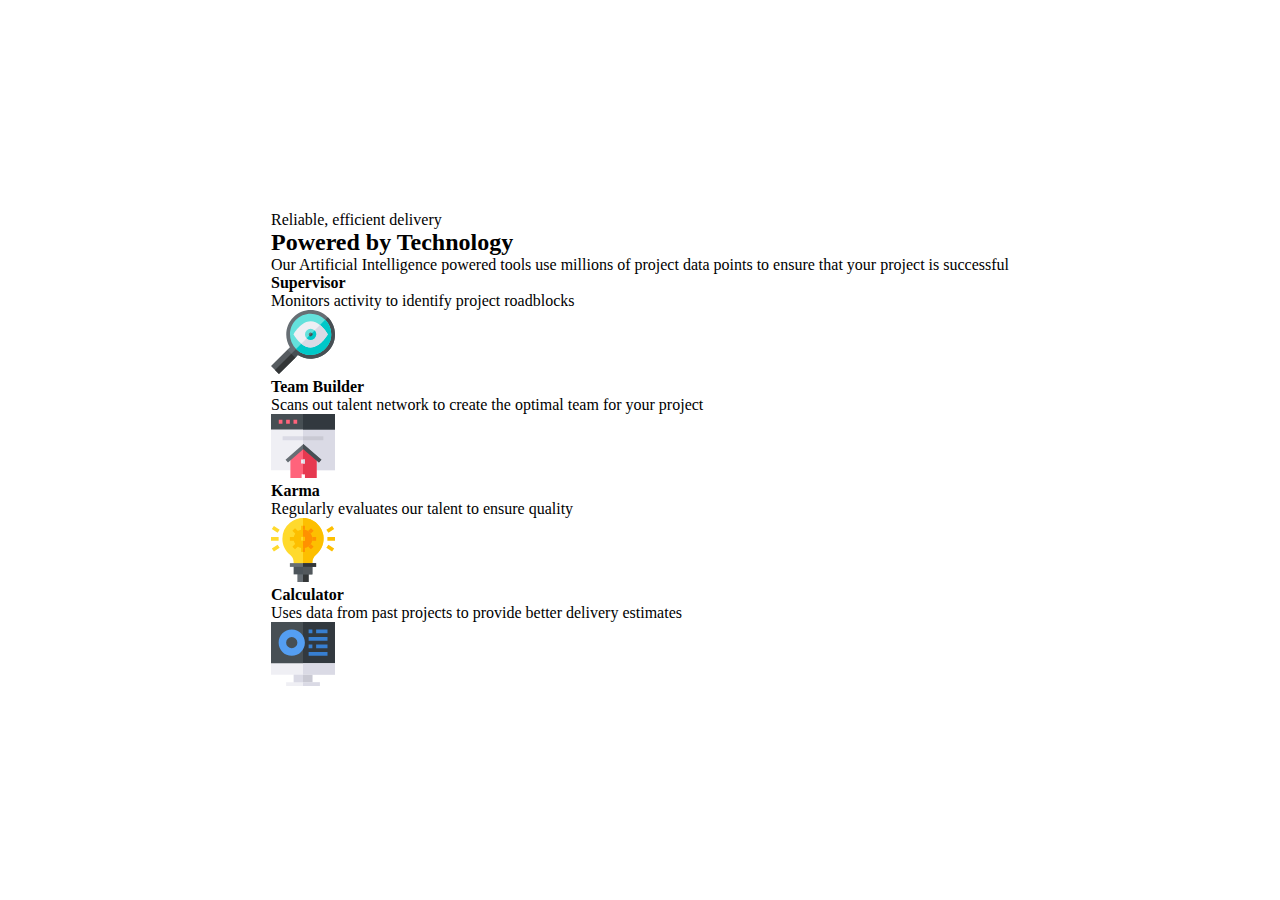
<file: index.html>
<!DOCTYPE html>
<html lang="en">
  <head>
    <meta charset="UTF-8" />
    <meta name="viewport" content="width=device-width, initial-scale=1.0" />
    <title>Four Card</title>
    <link rel="stylesheet" href="styles.css" />

    <link rel="preconnect" href="https://fonts.googleapis.com" />
    <link rel="preconnect" href="https://fonts.gstatic.com" crossorigin />
    <link
      href="https://fonts.googleapis.com/css2?family=Fraunces:ital,opsz,wght@0,9..144,100..900;1,9..144,100..900&family=Montserrat:ital,wght@0,100..900;1,100..900&family=Poppins:ital,wght@0,100;0,200;0,300;0,400;0,500;0,600;0,700;0,800;0,900;1,100;1,200;1,300;1,400;1,500;1,600;1,700;1,800;1,900&display=swap"
      rel="stylesheet"
    />
  </head>
  <body>
    <div id="container">
      <p>Reliable, efficient delivery</p>
      <h2>Powered by Technology</h2>
       <div id="explanation">
            <p>
                Our Artificial Intelligence powered tools use millions of project data
                points to ensure that your project is successful
            </p>
        </div>
        <div id="card">
            <div id="supervisor">
                <h4>Supervisor</h4>
                <p>Monitors activity to identify project roadblocks</p>
                <img src="img/icon-supervisor.svg" alt="Supervisor">
            </div>
            <div id="team-builder">
                <h4>Team Builder</h4>
                <p>Scans out talent network to create the optimal team for your project</p>
                <img src="img/icon-team-builder.svg" alt="TeamBuilder">
            </div>
            <div id="karma">
                <h4>Karma</h4>
                <p>Regularly evaluates our talent to ensure quality</p>
                <img src="img/icon-karma.svg" alt="Karma">
            </div>
            <div id="calculator">
                <h4>Calculator</h4>
                <p>Uses data from past projects to provide better delivery estimates</p>
                <img src="img/icon-calculator.svg" alt="Calculator">
            </div>
        </div>
    </div>
  </body>
</html>
</file>
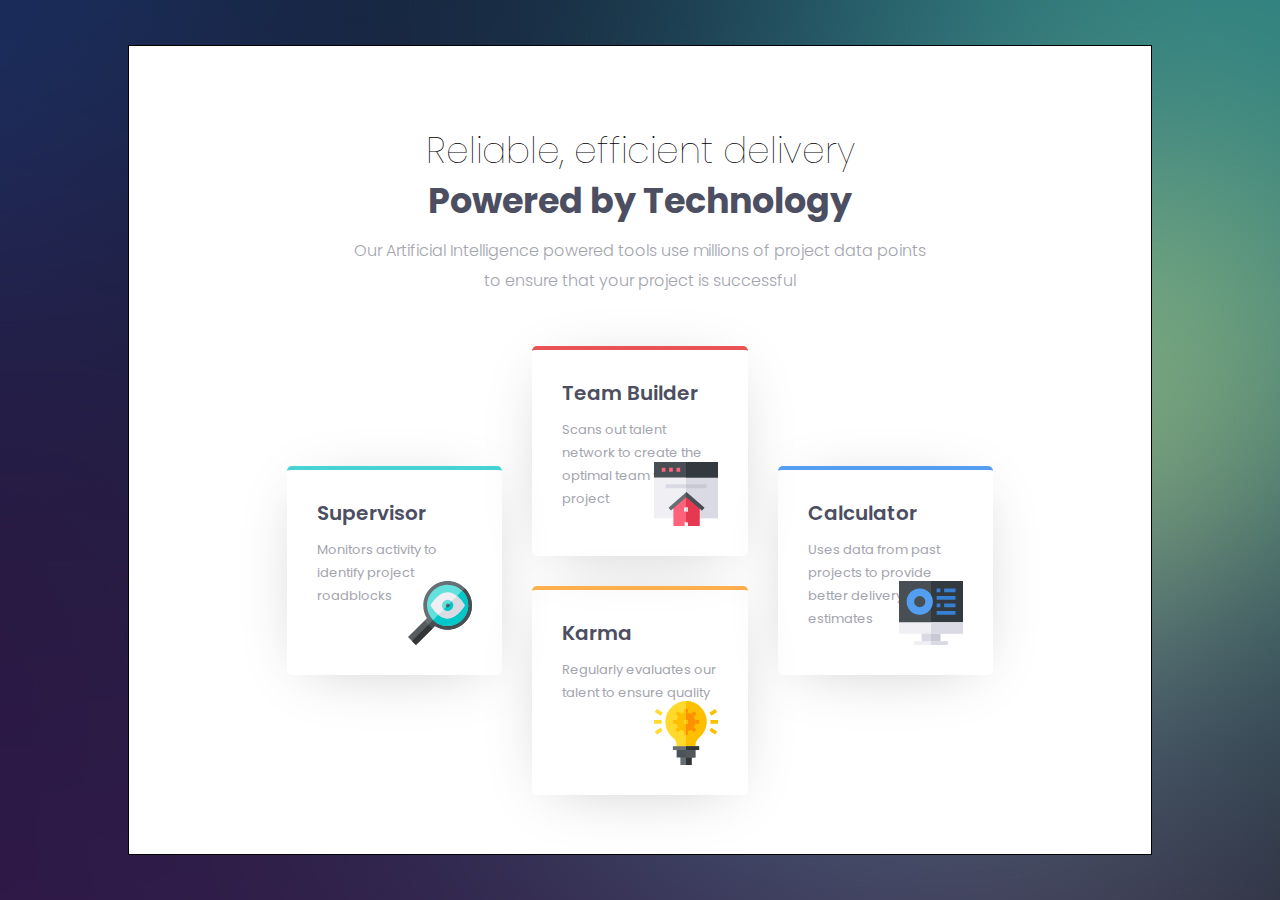
<file: component/four-card/index.html>
<!DOCTYPE html>
<html lang="en">
  <head>
    <meta charset="UTF-8" />
    <meta name="viewport" content="width=device-width, initial-scale=1.0" />
    <title>Four Card</title>
    <link rel="stylesheet" href="styles.css" />

    <link rel="preconnect" href="https://fonts.googleapis.com" />
    <link rel="preconnect" href="https://fonts.gstatic.com" crossorigin />
    <link
      href="https://fonts.googleapis.com/css2?family=Fraunces:ital,opsz,wght@0,9..144,100..900;1,9..144,100..900&family=Montserrat:ital,wght@0,100..900;1,100..900&family=Poppins:ital,wght@0,100;0,200;0,300;0,400;0,500;0,600;0,700;0,800;0,900;1,100;1,200;1,300;1,400;1,500;1,600;1,700;1,800;1,900&display=swap"
      rel="stylesheet"
    />
  </head>
  <body>
    <div id="container">
      <p>Reliable, efficient delivery</p>
      <h2>Powered by Technology</h2>
       <div id="explanation">
            <p>
                Our Artificial Intelligence powered tools use millions of project data
                points to ensure that your project is successful
            </p>
        </div>
        <div id="card">
            <div id="supervisor">
                <h4>Supervisor</h4>
                <p>Monitors activity to identify project roadblocks</p>
                <img src="img/icon-supervisor.svg" alt="Supervisor">
            </div>
            <div id="team-builder">
                <h4>Team Builder</h4>
                <p>Scans out talent network to create the optimal team for your project</p>
                <img src="img/icon-team-builder.svg" alt="TeamBuilder">
            </div>
            <div id="karma">
                <h4>Karma</h4>
                <p>Regularly evaluates our talent to ensure quality</p>
                <img src="img/icon-karma.svg" alt="Karma">
            </div>
            <div id="calculator">
                <h4>Calculator</h4>
                <p>Uses data from past projects to provide better delivery estimates</p>
                <img src="img/icon-calculator.svg" alt="Calculator">
            </div>
        </div>
    </div>
  </body>
</html>
</file>
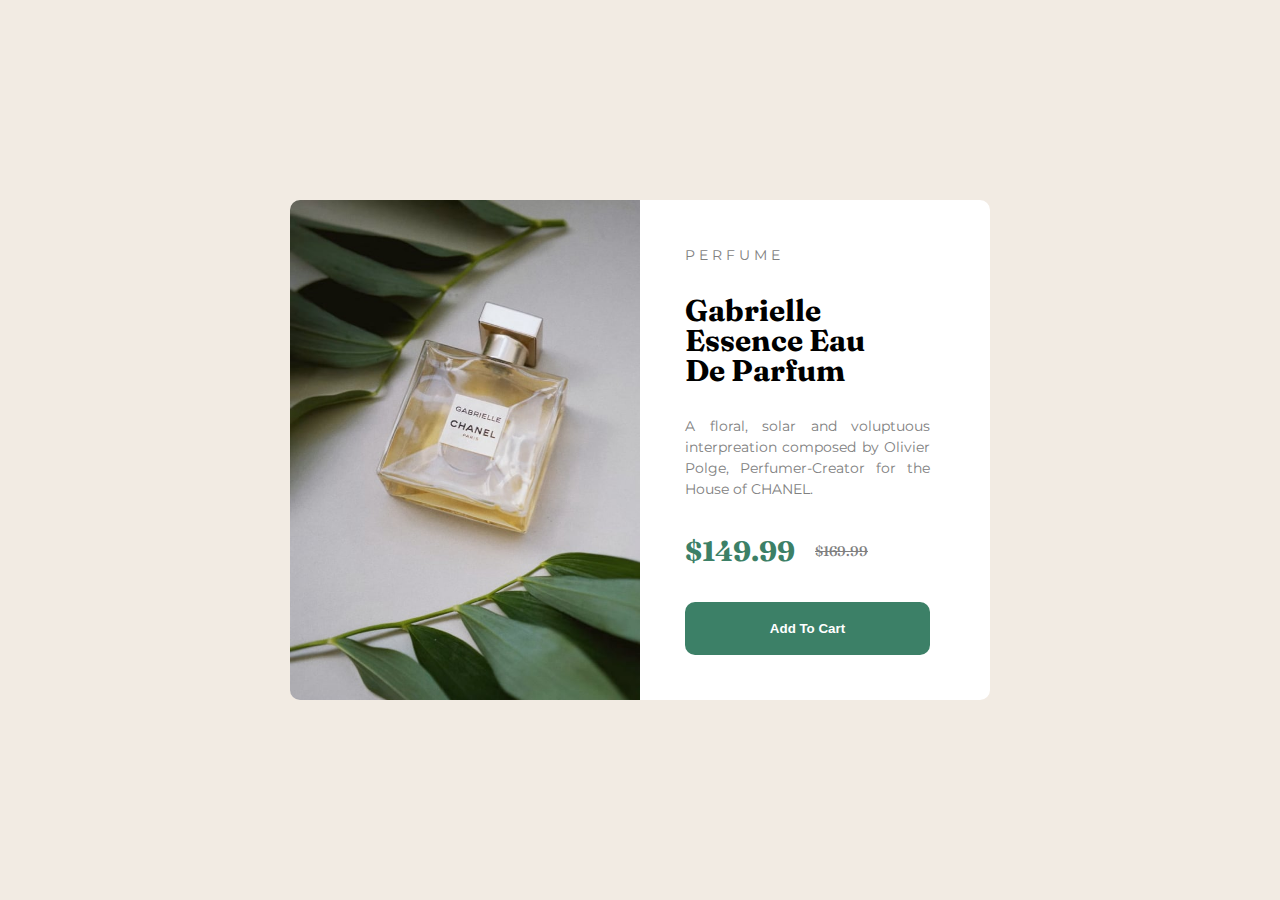
<file: component/perfume/index.html>
<!DOCTYPE html>
<html lang="en">
<head>
    <meta charset="UTF-8">
    <meta name="viewport" content="width=device-width, initial-scale=1.0">
    <title>Parfume Advertisment</title>
    <link rel="stylesheet" href="styles.css">
    <link rel="preconnect" href="https://fonts.googleapis.com">
    <link rel="preconnect" href="https://fonts.gstatic.com" crossorigin>
    <link href="https://fonts.googleapis.com/css2?family=Montserrat:ital,wght@0,100..900;1,100..900&display=swap" rel="stylesheet">

    <link rel="preconnect" href="https://fonts.googleapis.com">
    <link rel="preconnect" href="https://fonts.gstatic.com" crossorigin>
    <link href="https://fonts.googleapis.com/css2?family=Fraunces:ital,opsz,wght@0,9..144,100..900;1,9..144,100..900&family=Montserrat:ital,wght@0,100..900;1,100..900&display=swap" rel="stylesheet">
</head>
<body>
    <div id="container">
        <div id="image-container">
            <!-- <img src="./img/image-product-desktop.jpg" alt="Parfume" id="parfume"> -->
        </div>
        <div id="description">
            <p>P E R F U M E</p>
            <h3>
                Gabrielle
                Essence Eau
                De Parfum
            </h3>
            <p style="text-align: justify;">A floral, solar and voluptuous interpreation composed by Olivier Polge, Perfumer-Creator for the House of CHANEL.</p>
            <div id="price-container">
                <p id="discount-price">$149.99</p>
                <p id="original-price"><del>$169.99</del></p>
            </div>
            <button>Add To Cart</button>
        </div>
    </div>
</body>
</html>
</file>
<file: styles.css>
* {
    box-sizing: border-box;
    padding: 0;
    margin: 0;
}

body {
    display: flex;
    justify-content: center;
    align-items: center;
    height: 100vh;
}

li {
    list-style-type: none;
    padding: 20px;
}

li a{
    text-decoration: none;
    color: cadetblue;
    font-size: 30px;
}
</file>
<file: component/four-card/styles.css>
* {
    box-sizing: border-box;
    padding: 0;
    margin: 0;
}

body {
    background-image: url(img/simple-minimalism-gradient-abstract-wallpaper.jpg);
    background-repeat: no-repeat;
    overflow: hidden;
    display: grid;
    place-items: center;
    height: 100vh;
    width: 100vw;
    font-family: 'poppins';
}

#container{
    width: 80%;
    height: 90%;
    background-color: white;
    display: flex;
    align-items: center;
    flex-direction: column;
    padding: 80px;
    margin: 30px;
    line-height: 40px;
    border: 1px solid black;
    line-height: 50px;
}

#container p{
    font-size: 36px;
    font-weight: 100;
}

#container h2 {
    color: hsl(234, 12%, 34%);
    font-size: 35px;
}

#explanation {
    width: 600px;
    text-align: center;
    padding: 10px;
    padding-bottom: 30px;
}

#explanation p{
    font-size: 16px;
    font-weight: 300;
    color: hsl(229, 6%, 66%);
    line-height: 30px;
}

#card {
    display: grid;
    width: 100%;
    height: 100%;
    margin: 20px;
    grid-template-columns:25% 25% 25%;
    grid-template-rows:  22% 22% 22% 22%;
    gap: 30px;
    justify-content: center;
}

#card h4 {
    font-weight: 600;
}

#card p {
    font-size: 13px;
    line-height: 23px;
    font-weight: 400;
    padding-right: 30px;
    color: hsl(229, 6%, 66%);
}

#card img {
    position: absolute;
    bottom: 0;
    right: 0;
    padding: 30px;
}

#supervisor, #team-builder, #karma, #calculator{
    border-radius: 5px;
    overflow: hidden;
    -webkit-box-shadow: 0px 9px 66px -23px rgba(0,0,0,0.27);
    -moz-box-shadow: 0px 9px 66px -23px rgba(0,0,0,0.27);
    box-shadow: 0px 9px 66px -23px rgba(0,0,0,0.27);
    padding-left: 30px;
    padding-top: 18px;
    color: hsl(234, 12%, 34%);
    font-size: 20px;
}

#supervisor {
    grid-row: 2/4;
    border-top: 4px solid hsl(180, 62%, 55%);
    position: relative;
}


#team-builder {
    grid-column: 2;
    grid-row: 1/3;
    border-top: 4px solid hsl(0, 78%, 62%);
    position: relative;
}

#karma {
    grid-column: 2;
    grid-row: 3/5;
    border-top: 4px solid hsl(34, 97%, 64%);
    position: relative;
}

#calculator {
    grid-column: 3;
    grid-row: 2/4;
    border-top: 4px solid hsl(212, 86%, 64%);
    position: relative;
}

@media (max-width: 375px) {
    body {
        padding: 0;
        margin: 0;
        overflow: auto;
    }

    #container {
        padding-inline: 20px;
        padding-block: 60px;
        margin: 0;
        width: 100%;
        height: 100%;
        line-height: 40px;
    }

    #container p {
        font-size: 25px;
        font-weight: 200;
    }

    #container h2 {
        font-size: 25px;
    }

    #explanation p {
        font-size: 15px;
        font-weight: 300;
        line-height: 23px;
    }

    #explanation {
        width: 100%;
        padding: 10px;
    }

    #card {
        display: flex;
        flex-direction: column;
        border: none;
        margin-top: 50px;
    }

    #card p {
        font-size: 12px;
        padding-bottom: 90px;
        font-weight: 400;
    }

    #card img {
        padding: 20px;
        width: 28%;
    }
}
</file>
<file: component/perfume/styles.css>
* {
    box-sizing: border-box;
    padding: 0;
    margin: 0;
}

body {
    display: flex;
    justify-content: center;
    align-items: center;
    height: 100vh;
    background-color: hsl(30, 38%, 92%);
}

#container {
    width: 700px;
    height: 500px;
    display: flex;
    justify-content: center;
    align-items: center;
    border-radius: 10px;
    overflow: hidden;
    margin: 30px;
}

#image-container, #description {
    height: 100%;
    width: 50%;
}

#image-container {
    background-image: url("./img/image-product-desktop.jpg");
    background-size: cover;
    background-repeat: no-repeat;
}

/* #parfume {
    width: 100%;
    height: 100%;
    object-fit: fill;
} */

#description {
    padding: 45px;
    padding-right: 60px;
    display: flex;
    flex-direction: column;
    gap: 30px;
    font-family: 'Montserrat';
    line-height: 1.5;
    font-size: 14px;
    font-weight: 400;
    color: gray;
    background-color: white;
}



#description h3 {
    font-size: 30px;
    font-family: 'Fraunces';
    line-height: 1;
    margin-right: 40px;
    color: black;
}

button {
    width: 100%;
    height: 60px;
    border-radius: 10px;
    background-color: hsl(158, 36%, 37%);
    color: white;
    font-weight: bold;
    border-width: 0;
}

button:hover {
    background-color: hsl(158, 95%, 17%);
    cursor: pointer;
}

#price-container{
    display: flex;
    align-items: center;
    gap: 20px;
}

#discount-price {
    color: hsl(158, 36%, 37%);
    font-weight: bold;
    font-size: 28px;
    font-family: Fraunces;
}

#original-price {
    font-weight: 500;
    color: gray;
    font-family: 'Fraunces';
}

@media (max-width: 710px) {
    #description{
        gap: 20px;
    }
}

@media (max-width: 400px) {
    #container {
        flex-direction: column; 
        height: 750px;
    }

    #image-container, #description {
        height: 50%;
        width: 100%;
    }

    #image-container {
        height: 30%;
        background-image: url("./img/image-product-mobile.jpg");
    }

    #description{
        padding: 25px;
        gap: 10px;
    }
}
</file>
